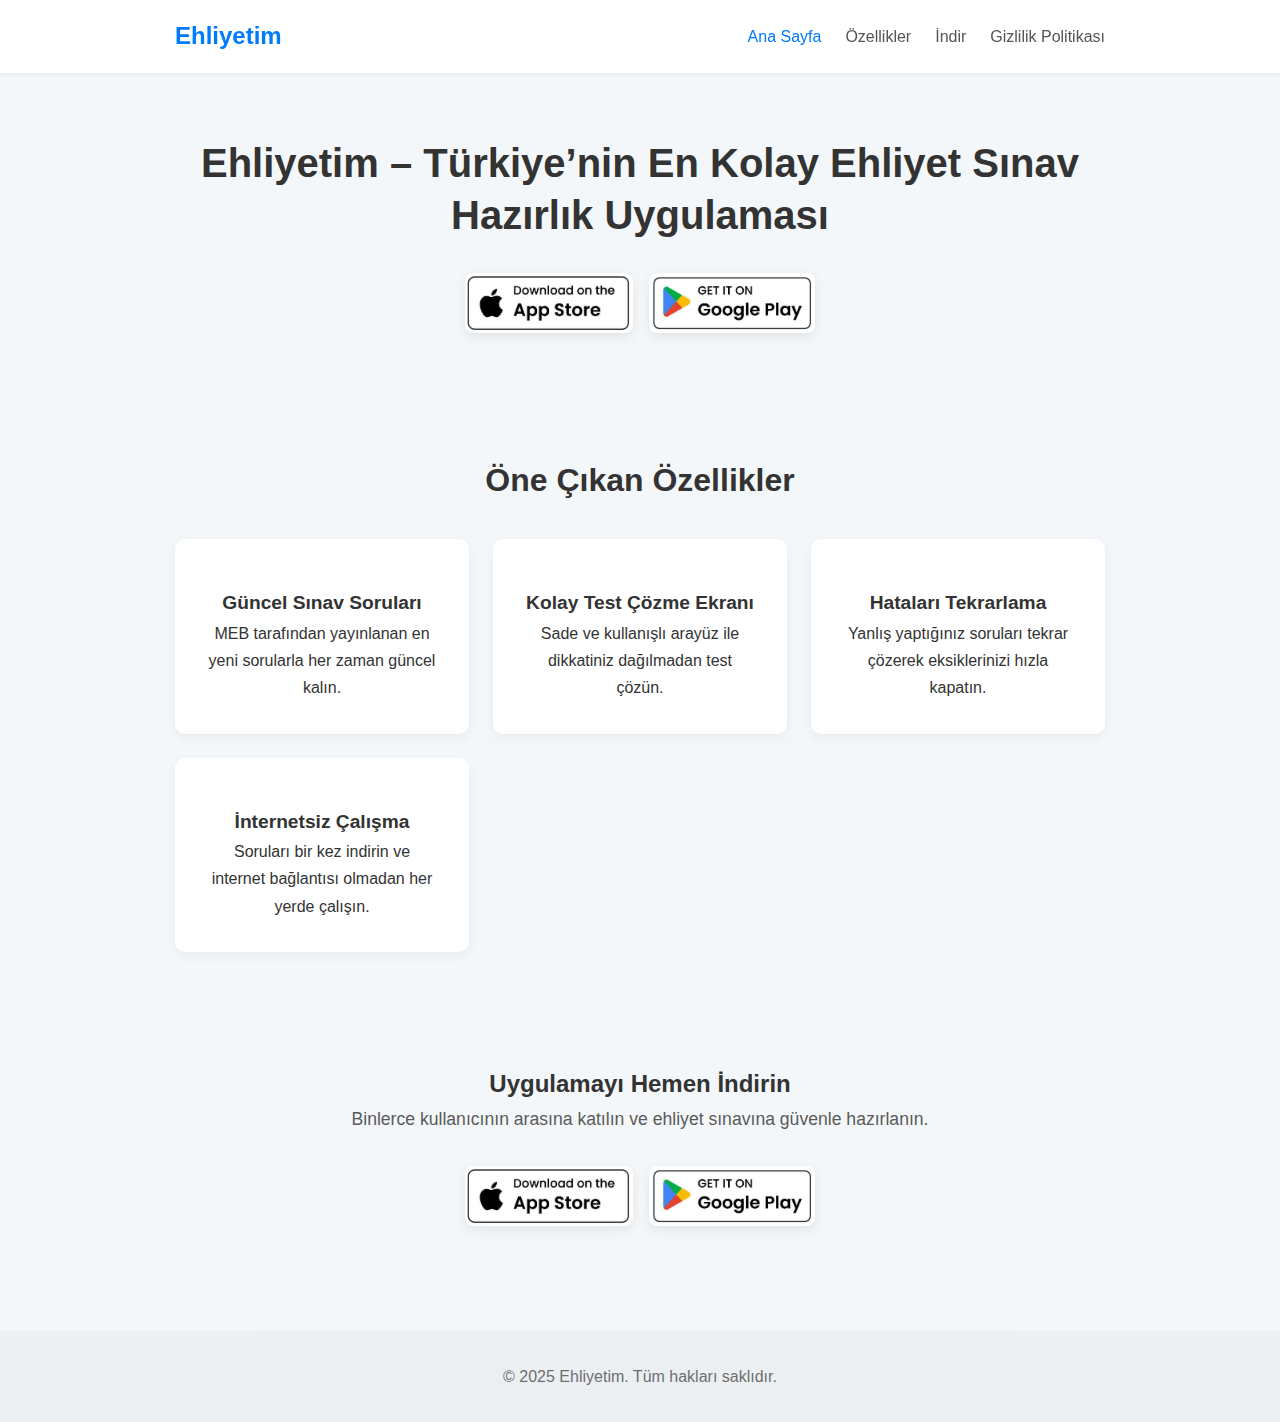
<file: index.html>
<!DOCTYPE html>
<html lang="tr">
<head>
    <meta charset="UTF-8">
    <meta name="viewport" content="width=device-width, initial-scale=1.0">
    <title>Ehliyetim – Ehliyet Sınavı Hazırlık Uygulaması</title>
    <meta name="description" content="Ehliyetim ile ehliyet sınavına en kolay şekilde hazırlanın. Güncel sorular, pratik testler ve internetsiz çalışma imkanı.">
    <link rel="stylesheet" href="style.css">
</head>
<body>

    <header class="navbar">
        <div class="container">
            <a href="index.html" class="nav-brand">Ehliyetim</a>
            <ul class="nav-links">
                <li><a href="#home" class="active">Ana Sayfa</a></li>
                <li><a href="#features">Özellikler</a></li>
                <li><a href="#download">İndir</a></li>
                <li><a href="privacy_policy.html">Gizlilik Politikası</a></li>
            </ul>
        </div>
    </header>

    <main>
        <section id="home" class="hero">
            <div class="container">
                <h1>Ehliyetim – Türkiye’nin En Kolay Ehliyet Sınav Hazırlık Uygulaması</h1>
                <div class="download-buttons">
                    <a href="#"><img src="apple.jpeg" alt="App Store'dan İndir"></a>
                    <a href="#"><img src="android.jpeg" alt="Google Play'den Alın"></a>
                </div>
            </div>
        </section>

        <section id="features" class="features">
            <div class="container">
                <h2>Öne Çıkan Özellikler</h2>
                <div class="features-grid">
                    <div class="feature-item">
                        <h3>Güncel Sınav Soruları</h3>
                        <p>MEB tarafından yayınlanan en yeni sorularla her zaman güncel kalın.</p>
                    </div>
                    <div class="feature-item">
                        <h3>Kolay Test Çözme Ekranı</h3>
                        <p>Sade ve kullanışlı arayüz ile dikkatiniz dağılmadan test çözün.</p>
                    </div>
                    <div class="feature-item">
                        <h3>Hataları Tekrarlama</h3>
                        <p>Yanlış yaptığınız soruları tekrar çözerek eksiklerinizi hızla kapatın.</p>
                    </div>
                    <div class="feature-item">
                        <h3>İnternetsiz Çalışma</h3>
                        <p>Soruları bir kez indirin ve internet bağlantısı olmadan her yerde çalışın.</p>
                    </div>
                </div>
            </div>
        </section>

        <section id="download" class="hero">
            <div class="container">
                <h2>Uygulamayı Hemen İndirin</h2>
                <p>Binlerce kullanıcının arasına katılın ve ehliyet sınavına güvenle hazırlanın.</p>
                <div class="download-buttons">
                    <a href="#"><img src="apple.jpeg" alt="App Store'dan İndir"></a>
                    <a href="#"><img src="android.jpeg" alt="Google Play'den Alın"></a>
                </div>
            </div>
        </section>
    </main>

    <footer class="footer">
        <div class="container">
            <p>&copy; 2025 Ehliyetim. Tüm hakları saklıdır.</p>
        </div>
    </footer>

</body>
</html>
</file>
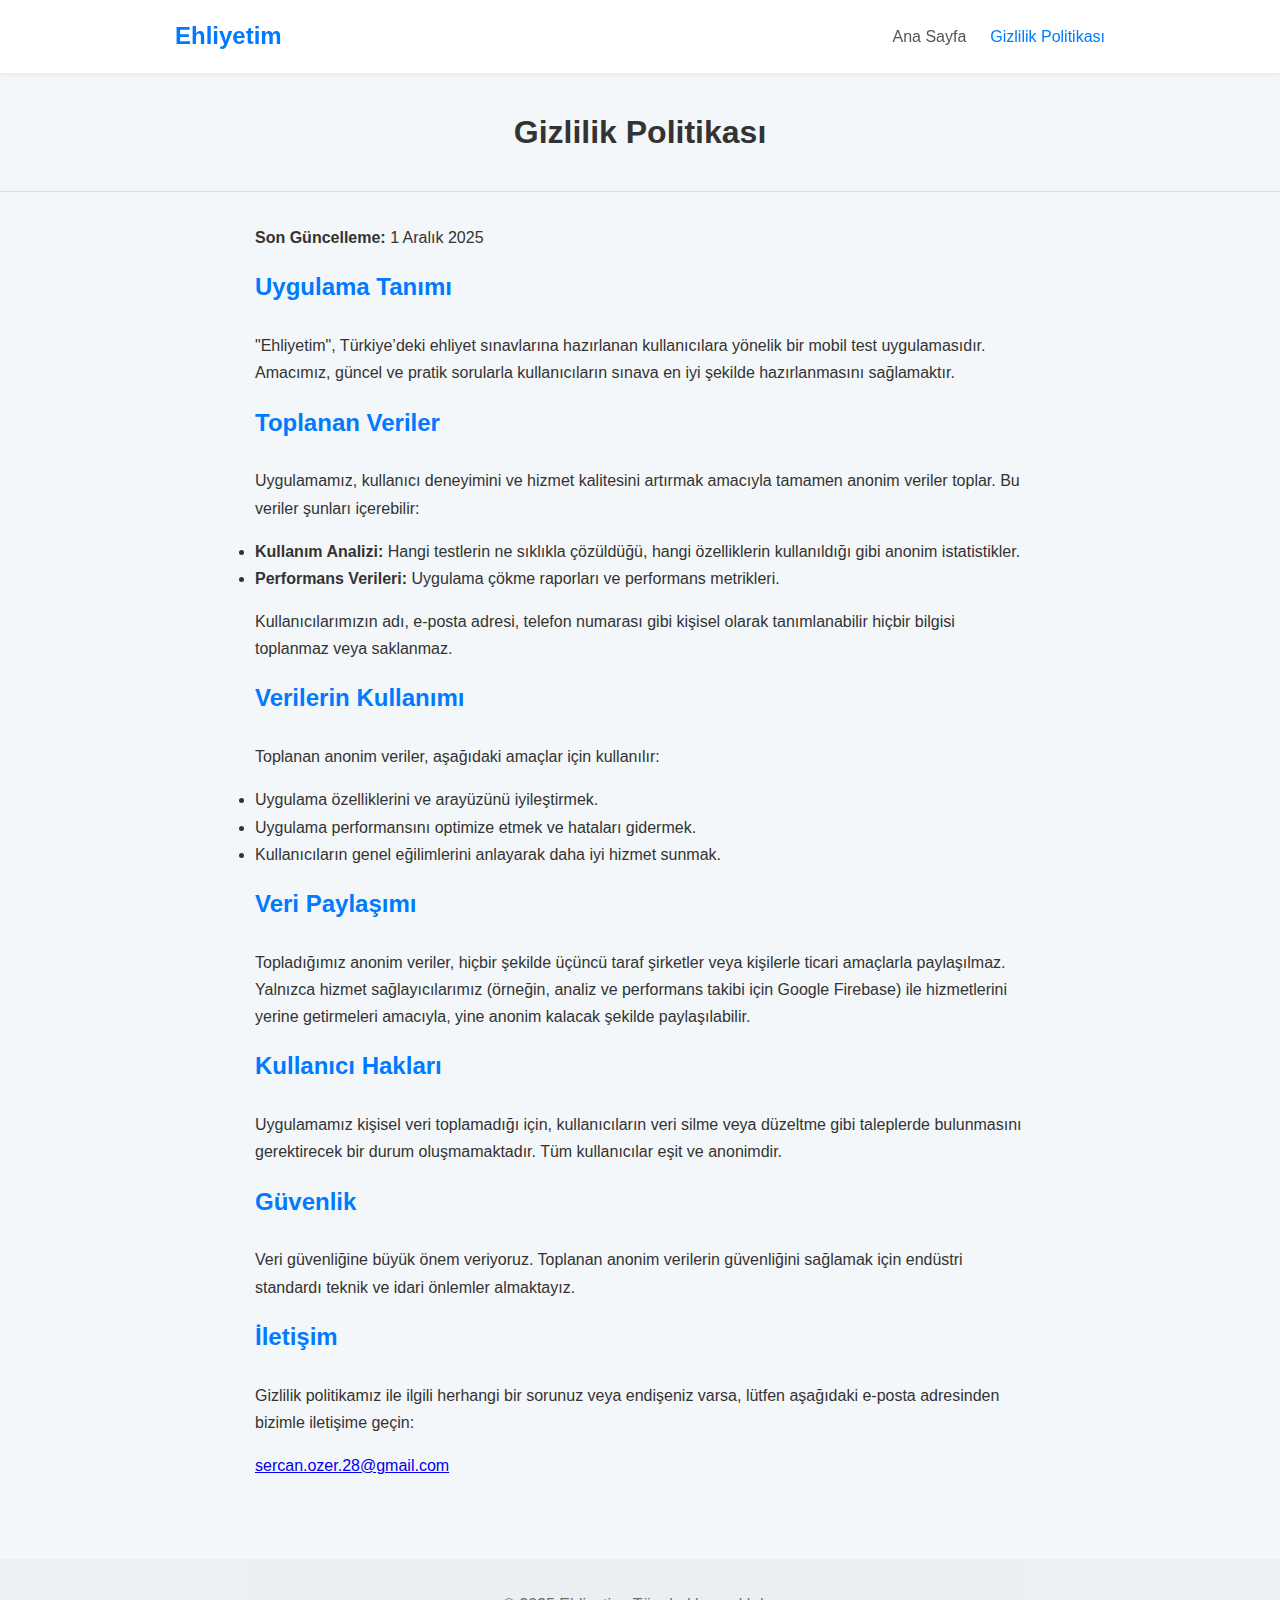
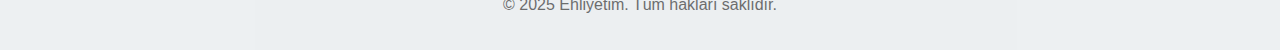
<file: privacy_policy.html>
<!DOCTYPE html>
<html lang="tr">
<head>
    <meta charset="UTF-8">
    <meta name="viewport" content="width=device-width, initial-scale=1.0">
    <title>Gizlilik Politikası – Ehliyetim</title>
    <meta name="description" content="Ehliyetim mobil uygulaması için gizlilik politikası.">
    <link rel="stylesheet" href="style.css">
</head>
<body>

    <header class="navbar">
        <div class="container">
            <a href="index.html" class="nav-brand">Ehliyetim</a>
            <ul class="nav-links">
                <li><a href="index.html">Ana Sayfa</a></li>
                <li><a href="privacy_policy.html" class="active">Gizlilik Politikası</a></li>
            </ul>
        </div>
    </header>

    <main>
        <section class="page-header">
            <div class="container">
                <h1>Gizlilik Politikası</h1>
            </div>
        </section>

        <section class="content-section">
            <div class="container">
                <p><strong>Son Güncelleme:</strong> 1 Aralık 2025</p>

                <h2>Uygulama Tanımı</h2>
                <p>
                    "Ehliyetim", Türkiye’deki ehliyet sınavlarına hazırlanan kullanıcılara yönelik bir mobil test uygulamasıdır. Amacımız, güncel ve pratik sorularla kullanıcıların sınava en iyi şekilde hazırlanmasını sağlamaktır.
                </p>

                <h2>Toplanan Veriler</h2>
                <p>
                    Uygulamamız, kullanıcı deneyimini ve hizmet kalitesini artırmak amacıyla tamamen anonim veriler toplar. Bu veriler şunları içerebilir:
                </p>
                <ul>
                    <li><strong>Kullanım Analizi:</strong> Hangi testlerin ne sıklıkla çözüldüğü, hangi özelliklerin kullanıldığı gibi anonim istatistikler.</li>
                    <li><strong>Performans Verileri:</strong> Uygulama çökme raporları ve performans metrikleri.</li>
                </ul>
                <p>Kullanıcılarımızın adı, e-posta adresi, telefon numarası gibi kişisel olarak tanımlanabilir hiçbir bilgisi toplanmaz veya saklanmaz.</p>

                <h2>Verilerin Kullanımı</h2>
                <p>Toplanan anonim veriler, aşağıdaki amaçlar için kullanılır:</p>
                <ul>
                    <li>Uygulama özelliklerini ve arayüzünü iyileştirmek.</li>
                    <li>Uygulama performansını optimize etmek ve hataları gidermek.</li>
                    <li>Kullanıcıların genel eğilimlerini anlayarak daha iyi hizmet sunmak.</li>
                </ul>

                <h2>Veri Paylaşımı</h2>
                <p>
                    Topladığımız anonim veriler, hiçbir şekilde üçüncü taraf şirketler veya kişilerle ticari amaçlarla paylaşılmaz. Yalnızca hizmet sağlayıcılarımız (örneğin, analiz ve performans takibi için Google Firebase) ile hizmetlerini yerine getirmeleri amacıyla, yine anonim kalacak şekilde paylaşılabilir.
                </p>
                
                <h2>Kullanıcı Hakları</h2>
                <p>Uygulamamız kişisel veri toplamadığı için, kullanıcıların veri silme veya düzeltme gibi taleplerde bulunmasını gerektirecek bir durum oluşmamaktadır. Tüm kullanıcılar eşit ve anonimdir.</p>

                <h2>Güvenlik</h2>
                <p>
                    Veri güvenliğine büyük önem veriyoruz. Toplanan anonim verilerin güvenliğini sağlamak için endüstri standardı teknik ve idari önlemler almaktayız.
                </p>

                <h2>İletişim</h2>
                <p>
                    Gizlilik politikamız ile ilgili herhangi bir sorunuz veya endişeniz varsa, lütfen aşağıdaki e-posta adresinden bizimle iletişime geçin:
                </p>
                <p><a href="mailto:sercan.ozer.28@gmail.com">sercan.ozer.28@gmail.com</a></p>
            </div>
        </section>
    </main>

    <footer class="footer">
        <div class="container">
            <p>&copy; 2025 Ehliyetim. Tüm hakları saklıdır.</p>
        </div>
    </footer>

</body>
</html>
</file>
<file: style.css>
:root {
    /* Light Mode */
    --bg-color: #f4f7f9;
    --text-color: #333;
    --card-bg-color: #ffffff;
    --primary-color: #007aff;
    --primary-text-color: #ffffff;
    --nav-bg-color: #ffffff;
    --nav-text-color: #555;
    --nav-shadow: 0 2px 4px rgba(0, 0, 0, 0.05);
    --footer-bg-color: #e9ecef;
}

@media (prefers-color-scheme: dark) {
    :root {
        /* Dark Mode */
        --bg-color: #1c1c1e;
        --text-color: #e5e5e7;
        --card-bg-color: #2c2c2e;
        --primary-color: #0a84ff;
        --nav-bg-color: #2c2c2e;
        --nav-text-color: #c7c7cc;
        --nav-shadow: 0 2px 4px rgba(0, 0, 0, 0.2);
        --footer-bg-color: #2c2c2e;
    }
}

* {
    box-sizing: border-box;
    margin: 0;
    padding: 0;
}

body {
    font-family: -apple-system, BlinkMacSystemFont, "Segoe UI", Roboto, "Helvetica Neue", Arial, sans-serif;
    background-color: var(--bg-color);
    color: var(--text-color);
    line-height: 1.7;
    transition: background-color 0.3s, color 0.3s;
}

.container {
    max-width: 960px;
    margin: 0 auto;
    padding: 0 15px;
}

/* Navbar */
.navbar {
    background-color: var(--nav-bg-color);
    box-shadow: var(--nav-shadow);
    padding: 1rem 0;
    position: sticky;
    top: 0;
    z-index: 100;
    transition: background-color 0.3s;
}

.navbar .container {
    display: flex;
    justify-content: space-between;
    align-items: center;
    flex-wrap: wrap;
}

.nav-brand {
    font-size: 1.5rem;
    font-weight: bold;
    color: var(--primary-color);
    text-decoration: none;
}

.nav-links {
    list-style: none;
    display: flex;
    gap: 1.5rem;
    align-items: center;
}

.nav-links a {
    color: var(--nav-text-color);
    text-decoration: none;
    font-weight: 500;
    transition: color 0.2s;
}

.nav-links a:hover,
.nav-links a.active {
    color: var(--primary-color);
}

/* Hero Section */
.hero {
    text-align: center;
    padding: 4rem 0;
}

.hero h1 {
    font-size: 2.5rem;
    margin-bottom: 1rem;
    line-height: 1.3;
}

.hero p {
    font-size: 1.1rem;
    max-width: 700px;
    margin: 0 auto 2rem;
    color: var(--text-color);
    opacity: 0.8;
}

/* Buttons */
.btn {
    display: inline-block;
    padding: 0.8rem 1.8rem;
    border-radius: 8px;
    text-decoration: none;
    font-weight: bold;
    transition: transform 0.2s, opacity 0.2s;
}

.btn-primary {
    background-color: var(--primary-color);
    color: var(--primary-text-color);
}

.btn:hover {
    transform: translateY(-2px);
    opacity: 0.9;
}

.download-buttons {
    display: flex;
    justify-content: center;
    gap: 1rem;
    margin-top: 2rem;
    flex-wrap: wrap;
    align-items: center;
}

.download-buttons img {
    max-height: 60px;
    border-radius: 8px;
    box-shadow: 0 4px 12px rgba(0, 0, 0, 0.08);
    transition: transform 0.2s, box-shadow 0.2s;
}

.download-buttons img:hover {
    transform: translateY(-3px);
    box-shadow: 0 6px 16px rgba(0, 0, 0, 0.12);
}

.btn-store {
    background-color: var(--card-bg-color);
    color: var(--text-color);
    border: 1px solid #ccc;
    padding: 0.6rem 1.5rem;
    display: flex;
    align-items: center;
    gap: 0.7rem;
    font-size: 1rem;
}

@media (prefers-color-scheme: dark) {
    .btn-store {
        border-color: #555;
    }
}

/* Features Section */
.features {
    padding: 3rem 0;
}

.features h2 {
    text-align: center;
    margin-bottom: 2rem;
    font-size: 2rem;
}

.features-grid {
    display: grid;
    grid-template-columns: repeat(auto-fit, minmax(250px, 1fr));
    gap: 1.5rem;
}

.feature-item {
    background-color: var(--card-bg-color);
    padding: 2rem;
    border-radius: 10px;
    text-align: center;
    box-shadow: 0 4px 12px rgba(0, 0, 0, 0.05);
    transition: transform 0.2s, box-shadow 0.2s;
}

.feature-item:hover {
    transform: translateY(-5px);
    box-shadow: 0 6px 16px rgba(0, 0, 0, 0.08);
}

.feature-item h3 {
    margin-top: 1rem;
    font-size: 1.2rem;
}

/* Privacy Page */
.page-header {
    padding: 2rem 0;
    text-align: center;
    border-bottom: 1px solid #ddd;
}

@media (prefers-color-scheme: dark) {
    .page-header {
        border-bottom-color: #444;
    }
}

.content-section {
    padding: 2rem 0;
    max-width: 800px;
    margin: 0 auto;
}

.content-section h2 {
    margin-bottom: 1.5rem;
    color: var(--primary-color);
}

.content-section h3 {
    margin-top: 2rem;
    margin-bottom: 1rem;
}

.content-section p, .content-section ul {
    margin-bottom: 1rem;
}

/* Footer */
.footer {
    text-align: center;
    padding: 2rem 0;
    margin-top: 2rem;
    background-color: var(--footer-bg-color);
    color: var(--text-color);
    opacity: 0.7;
    transition: background-color 0.3s;
}

/* Mobile Responsiveness */
@media (max-width: 768px) {
    .nav-brand {
        margin-bottom: 1rem;
    }
    .navbar .container {
        flex-direction: column;
    }
    .hero h1 {
        font-size: 2rem;
    }
    .hero p {
        font-size: 1rem;
    }
}
</file>
